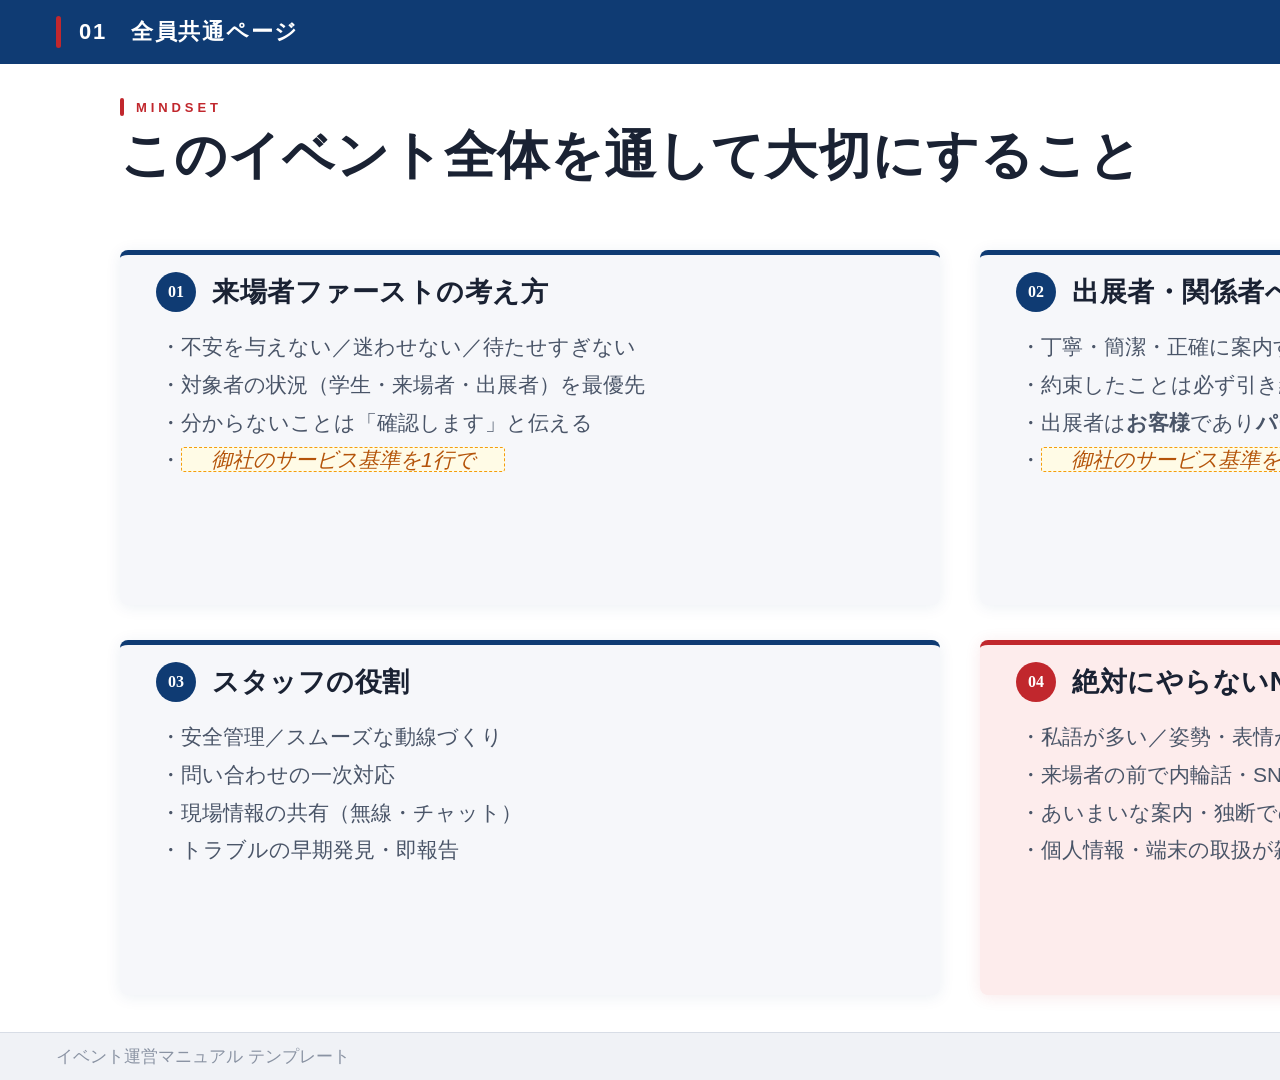
<file: slides/05_mindset.html>
<!doctype html>
<html lang="ja">
<head>
<meta charset="utf-8">
<title>大切にすること</title>
<link rel="stylesheet" href="../assets/base.css">
</head>
<body>
<div class="slide-container" style="position:relative; width:1920px; height:1080px; overflow:hidden; background:#fff;" data-screen-label="05 マインドセット">

  <!-- ヘッダー -->
  <div data-object="true" data-object-type="shape" style="position:absolute; left:0; top:0; width:1920px; height:64px; background:#0f3b73; z-index:1;"></div>
  <div data-object="true" data-object-type="textbox" style="position:absolute; left:56px; top:0; width:1000px; height:64px; display:flex; align-items:center; color:#fff; font-size:22px; z-index:10;">
    <span style="display:inline-block; width:5px; height:32px; background:#c1272d; margin-right:18px; border-radius:3px;"></span>
    <span style="font-weight:700; letter-spacing:0.08em;">01　全員共通ページ</span>
  </div>
  <div data-object="true" data-object-type="textbox" style="position:absolute; left:1700px; top:0; width:164px; height:64px; display:flex; align-items:center; justify-content:flex-end; color:rgba(255,255,255,0.6); font-size:18px; letter-spacing:0.06em; z-index:10;">05 / 34</div>

  <!-- タイトル -->
  <div data-object="true" data-object-type="textbox" style="position:absolute; left:120px; top:98px; width:1680px; z-index:10;">
    <div style="display:flex; align-items:center; gap:12px;">
      <span style="display:inline-block; width:4px; height:18px; background:#c1272d; border-radius:2px;"></span>
      <span style="font-size:13px; color:#c1272d; letter-spacing:0.3em; font-weight:700;">MINDSET</span>
    </div>
    <div style="font-size:52px; font-weight:900; color:#1a2233; margin-top:10px; line-height:1.15; letter-spacing:0.02em;">このイベント全体を通して大切にすること</div>
  </div>

  <!-- カード 01 -->
  <div data-object="true" data-object-type="shape" style="position:absolute; left:120px; top:250px; width:820px; height:355px; background:#f6f7fa; border-radius:8px; border-top:5px solid #0f3b73; box-shadow:0 2px 16px rgba(15,59,115,0.08); z-index:1;"></div>
  <div data-object="true" data-object-type="textbox" style="position:absolute; left:156px; top:272px; width:752px; z-index:10;">
    <div style="display:flex; align-items:center; gap:16px; margin-bottom:16px;">
      <span style="display:inline-flex; align-items:center; justify-content:center; min-width:40px; height:40px; background:#0f3b73; border-radius:50%; font-size:16px; font-weight:900; color:#fff; font-family:Georgia,serif; flex-shrink:0;">01</span>
      <span style="font-size:27px; font-weight:700; color:#1a2233; letter-spacing:0.02em;">来場者ファーストの考え方</span>
    </div>
    <div style="font-size:21px; color:#4a5568; line-height:1.8; padding-left:4px;">
      ・不安を与えない／迷わせない／待たせすぎない<br>
      ・対象者の状況（学生・来場者・出展者）を最優先<br>
      ・分からないことは「確認します」と伝える<br>
      ・<span class="ph">　御社のサービス基準を1行で　</span>
    </div>
  </div>

  <!-- カード 02 -->
  <div data-object="true" data-object-type="shape" style="position:absolute; left:980px; top:250px; width:820px; height:355px; background:#f6f7fa; border-radius:8px; border-top:5px solid #0f3b73; box-shadow:0 2px 16px rgba(15,59,115,0.08); z-index:1;"></div>
  <div data-object="true" data-object-type="textbox" style="position:absolute; left:1016px; top:272px; width:752px; z-index:10;">
    <div style="display:flex; align-items:center; gap:16px; margin-bottom:16px;">
      <span style="display:inline-flex; align-items:center; justify-content:center; min-width:40px; height:40px; background:#0f3b73; border-radius:50%; font-size:16px; font-weight:900; color:#fff; font-family:Georgia,serif; flex-shrink:0;">02</span>
      <span style="font-size:27px; font-weight:700; color:#1a2233; letter-spacing:0.02em;">出展者・関係者への接遇</span>
    </div>
    <div style="font-size:21px; color:#4a5568; line-height:1.8; padding-left:4px;">
      ・丁寧・簡潔・正確に案内する<br>
      ・約束したことは必ず引き継ぐ<br>
      ・出展者は<strong>お客様</strong>であり<strong>パートナー</strong><br>
      ・<span class="ph">　御社のサービス基準を1行で　</span>
    </div>
  </div>

  <!-- カード 03 -->
  <div data-object="true" data-object-type="shape" style="position:absolute; left:120px; top:640px; width:820px; height:355px; background:#f6f7fa; border-radius:8px; border-top:5px solid #0f3b73; box-shadow:0 2px 16px rgba(15,59,115,0.08); z-index:1;"></div>
  <div data-object="true" data-object-type="textbox" style="position:absolute; left:156px; top:662px; width:752px; z-index:10;">
    <div style="display:flex; align-items:center; gap:16px; margin-bottom:16px;">
      <span style="display:inline-flex; align-items:center; justify-content:center; min-width:40px; height:40px; background:#0f3b73; border-radius:50%; font-size:16px; font-weight:900; color:#fff; font-family:Georgia,serif; flex-shrink:0;">03</span>
      <span style="font-size:27px; font-weight:700; color:#1a2233; letter-spacing:0.02em;">スタッフの役割</span>
    </div>
    <div style="font-size:21px; color:#4a5568; line-height:1.8; padding-left:4px;">
      ・安全管理／スムーズな動線づくり<br>
      ・問い合わせの一次対応<br>
      ・現場情報の共有（無線・チャット）<br>
      ・トラブルの早期発見・即報告
    </div>
  </div>

  <!-- カード 04 (NG) -->
  <div data-object="true" data-object-type="shape" style="position:absolute; left:980px; top:640px; width:820px; height:355px; background:#fdecec; border-radius:8px; border-top:5px solid #c1272d; box-shadow:0 2px 16px rgba(193,39,45,0.1); z-index:1;"></div>
  <div data-object="true" data-object-type="textbox" style="position:absolute; left:1016px; top:662px; width:752px; z-index:10;">
    <div style="display:flex; align-items:center; gap:16px; margin-bottom:16px;">
      <span style="display:inline-flex; align-items:center; justify-content:center; min-width:40px; height:40px; background:#c1272d; border-radius:50%; font-size:16px; font-weight:900; color:#fff; font-family:Georgia,serif; flex-shrink:0;">04</span>
      <span style="font-size:27px; font-weight:700; color:#1a2233; letter-spacing:0.02em;">絶対にやらないNG行動</span>
    </div>
    <div style="font-size:21px; color:#4a5568; line-height:1.8; padding-left:4px;">
      ・私語が多い／姿勢・表情が悪い<br>
      ・来場者の前で内輪話・SNS投稿<br>
      ・あいまいな案内・独断での判断<br>
      ・個人情報・端末の取扱が雑
    </div>
  </div>

  <!-- フッター -->
  <div data-object="true" data-object-type="shape" style="position:absolute; left:0; bottom:0; width:1920px; height:48px; background:#f0f2f6; border-top:1px solid #d8dde6; z-index:1;"></div>
  <div data-object="true" data-object-type="textbox" style="position:absolute; left:56px; bottom:0; width:1808px; height:48px; display:flex; align-items:center; justify-content:space-between; color:#8a93a3; font-size:17px; z-index:10;">
    <span>イベント運営マニュアル テンプレート</span>
    <span style="display:flex; align-items:center; gap:14px;">
      <span style="display:inline-block; width:1px; height:18px; background:#c8ced8;"></span>
      <span>01 / マインドセット</span>
    </span>
  </div>

</div>
</body>
</html>
</file>
<file: assets/base.css>
* { box-sizing: border-box; margin: 0; padding: 0; }
body { font-family: 'Hiragino Sans', 'Hiragino Kaku Gothic ProN', 'Noto Sans JP', 'Yu Gothic', sans-serif; }
.ph {
  background: #fffbe6;
  color: #b45309;
  border: 1px dashed #f59e0b;
  padding: 0 8px;
  border-radius: 3px;
  font-style: italic;
}
</file>
